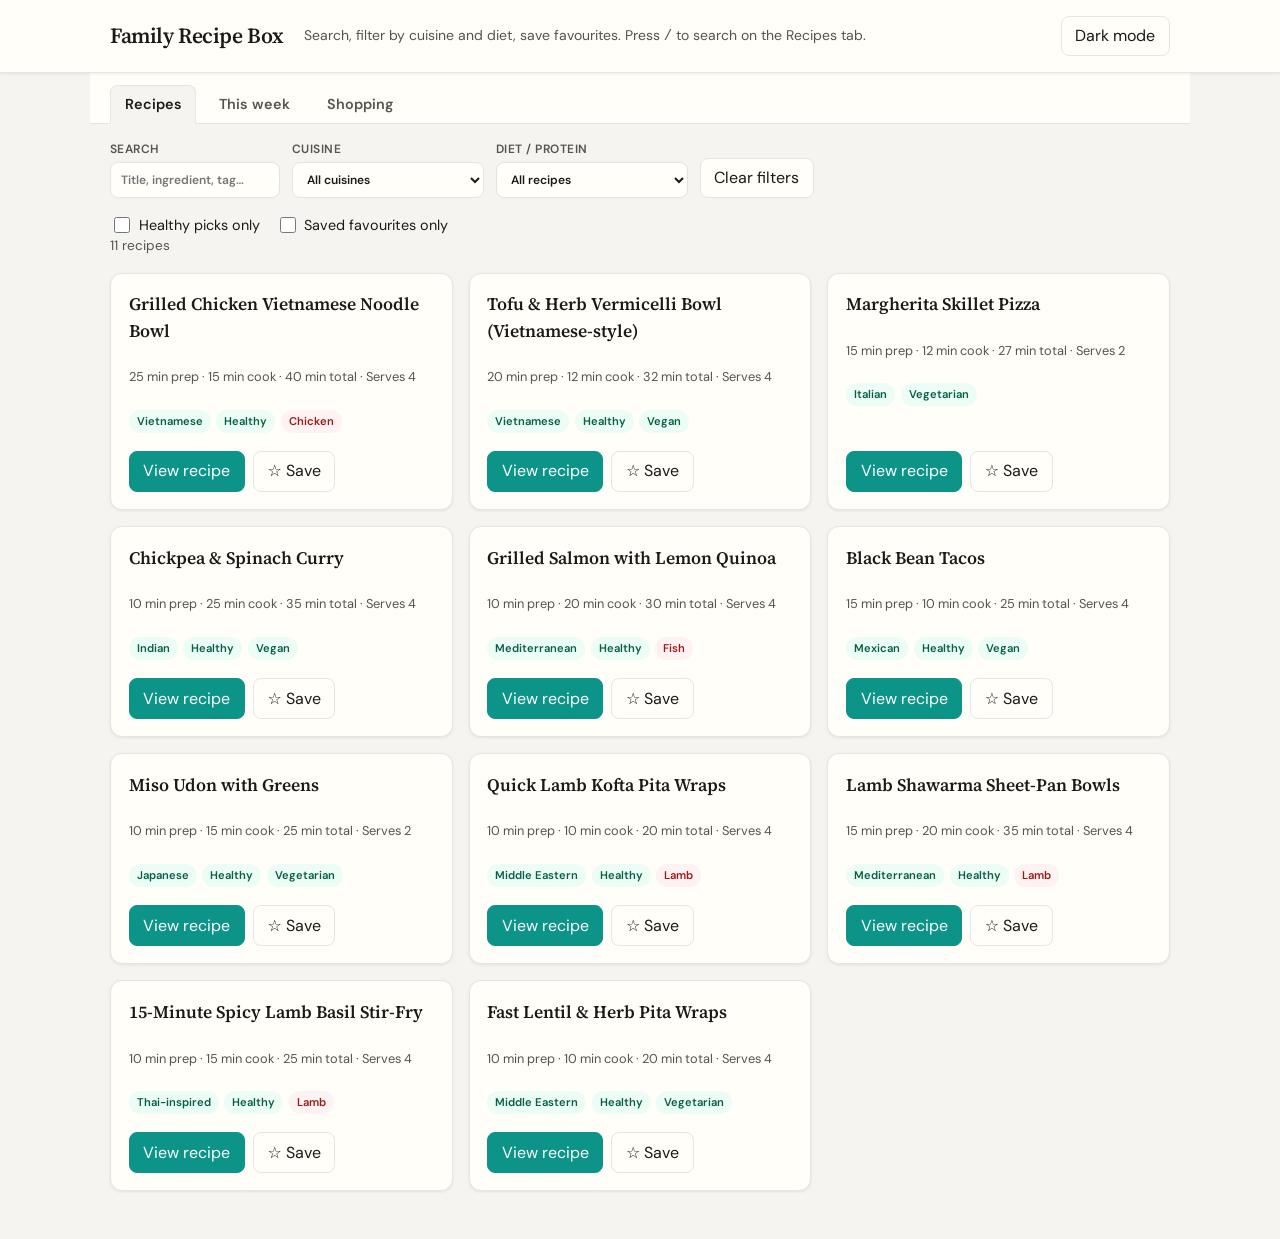
<file: index.html>
<!DOCTYPE html>
<html lang="en">
  <head>
    <meta charset="utf-8" />
    <meta name="viewport" content="width=device-width, initial-scale=1" />
    <meta name="description" content="Family recipe box with filters for cuisine, diet, and healthy meals." />
    <title>Family Recipe Box</title>
    <link rel="preconnect" href="https://fonts.googleapis.com" />
    <link rel="preconnect" href="https://fonts.gstatic.com" crossorigin />
    <link
      href="https://fonts.googleapis.com/css2?family=DM+Sans:ital,opsz,wght@0,9..40,400;0,9..40,600;1,9..40,400&family=Source+Serif+4:ital,opsz,wght@0,8..60,400;0,8..60,600;1,8..60,400&display=swap"
      rel="stylesheet"
    />
    <script>
      (function () {
        try {
          var t = localStorage.getItem("recipe-box-theme");
          if (t) document.documentElement.setAttribute("data-theme", t);
        } catch (e) {}
      })();
    </script>
    <link rel="stylesheet" href="css/styles.css" />
  </head>
  <body>
    <a class="skip-link" href="#main">Skip to recipes</a>
    <header class="site-header">
      <div class="site-header__inner">
        <h1 class="site-title">Family Recipe Box</h1>
        <p class="site-tagline">
          Search, filter by cuisine and diet, save favourites. Press <kbd>/</kbd> to search on the Recipes tab.
        </p>
        <button type="button" class="btn btn--ghost" id="theme-toggle" aria-pressed="false">Dark mode</button>
      </div>
    </header>

    <nav class="app-tabs" role="tablist" aria-label="Main sections">
      <button type="button" class="app-tabs__btn" role="tab" id="tab-btn-recipes" aria-selected="true" aria-controls="panel-recipes">
        Recipes
      </button>
      <button type="button" class="app-tabs__btn" role="tab" id="tab-btn-week" aria-selected="false" aria-controls="panel-week" tabindex="-1">
        This week
      </button>
      <button type="button" class="app-tabs__btn" role="tab" id="tab-btn-shop" aria-selected="false" aria-controls="panel-shop" tabindex="-1">
        Shopping
      </button>
    </nav>

    <div id="panel-recipes" class="tab-panel" role="tabpanel" aria-labelledby="tab-btn-recipes">
    <div class="toolbar" role="search" aria-label="Recipe filters">
      <div class="toolbar__row">
        <label class="field">
          Search
          <input type="search" id="search" placeholder="Title, ingredient, tag…" autocomplete="off" />
        </label>
        <label class="field">
          Cuisine
          <select id="cuisine" aria-label="Filter by cuisine">
            <option value="">All cuisines</option>
          </select>
        </label>
        <label class="field">
          Diet / protein
          <select id="diet" aria-label="Filter by diet or protein type">
            <option value="">All recipes</option>
            <optgroup label="Plant-based">
              <option value="vegan">Vegan only</option>
              <option value="veg">Vegetarian &amp; vegan</option>
            </optgroup>
            <optgroup label="Animal protein">
              <option value="chicken">Chicken</option>
              <option value="fish">Fish</option>
              <option value="lamb">Lamb</option>
              <option value="goat">Goat</option>
              <option value="pork">Pork</option>
              <option value="duck">Duck</option>
              <option value="shellfish">Shellfish</option>
              <option value="mixed">Mixed / other meat</option>
            </optgroup>
          </select>
        </label>
        <button type="button" class="btn" id="clear-filters">Clear filters</button>
      </div>
      <div class="toggle-group">
        <label class="toggle">
          <input type="checkbox" id="healthy-only" />
          Healthy picks only
        </label>
        <label class="toggle">
          <input type="checkbox" id="favorites-only" />
          Saved favourites only
        </label>
      </div>
    </div>

    <p class="meta-bar" id="result-count" aria-live="polite"></p>

    <main id="main">
      <div class="recipe-grid" id="recipe-grid"></div>
    </main>
    </div>

    <div
      id="panel-week"
      class="tab-panel"
      role="tabpanel"
      hidden
      aria-labelledby="tab-btn-week"
    >
      <div class="panel-inner">
        <h2 class="panel-title">Dinner plan (Mon–Sat)</h2>
        <p class="panel-lede" id="week-plan-intro"></p>
        <p class="meta-bar" id="week-range-label" aria-live="polite"></p>
        <div class="week-table-wrap" id="week-plan-table"></div>
      </div>
    </div>

    <div
      id="panel-shop"
      class="tab-panel"
      role="tabpanel"
      hidden
      aria-labelledby="tab-btn-shop"
    >
      <div class="panel-inner">
        <h2 class="panel-title">Week shopping list</h2>
        <p class="panel-lede" id="shop-intro"></p>
        <div class="shop-actions">
          <button type="button" class="btn" id="reset-shop">Reset checklist</button>
        </div>
        <div id="shopping-list-root"></div>
      </div>
    </div>

    <div
      class="modal-overlay"
      id="modal"
      role="dialog"
      aria-modal="true"
      aria-labelledby="modal-title"
      hidden
    >
      <div class="modal">
        <div class="modal__header">
          <h2 id="modal-title" class="modal__title"></h2>
          <button type="button" class="modal__close" id="modal-close" aria-label="Close recipe">×</button>
        </div>
        <div class="modal__body">
          <div class="servings-control">
            <label id="servings-label" for="servings-input">Portions</label>
            <input type="number" id="servings-input" min="1" max="24" step="1" value="4" />
            <span class="recipe-card__meta">Gram amounts scale with portions (approximate).</span>
          </div>
          <div id="modal-body"></div>
        </div>
        <div class="modal__footer">
          <button type="button" class="btn btn--primary" id="modal-print">Print this recipe</button>
        </div>
      </div>
    </div>

    <script src="data/recipes.js"></script>
    <script src="data/weekPlan.js"></script>
    <script src="js/app.js"></script>
  </body>
</html>
</file>
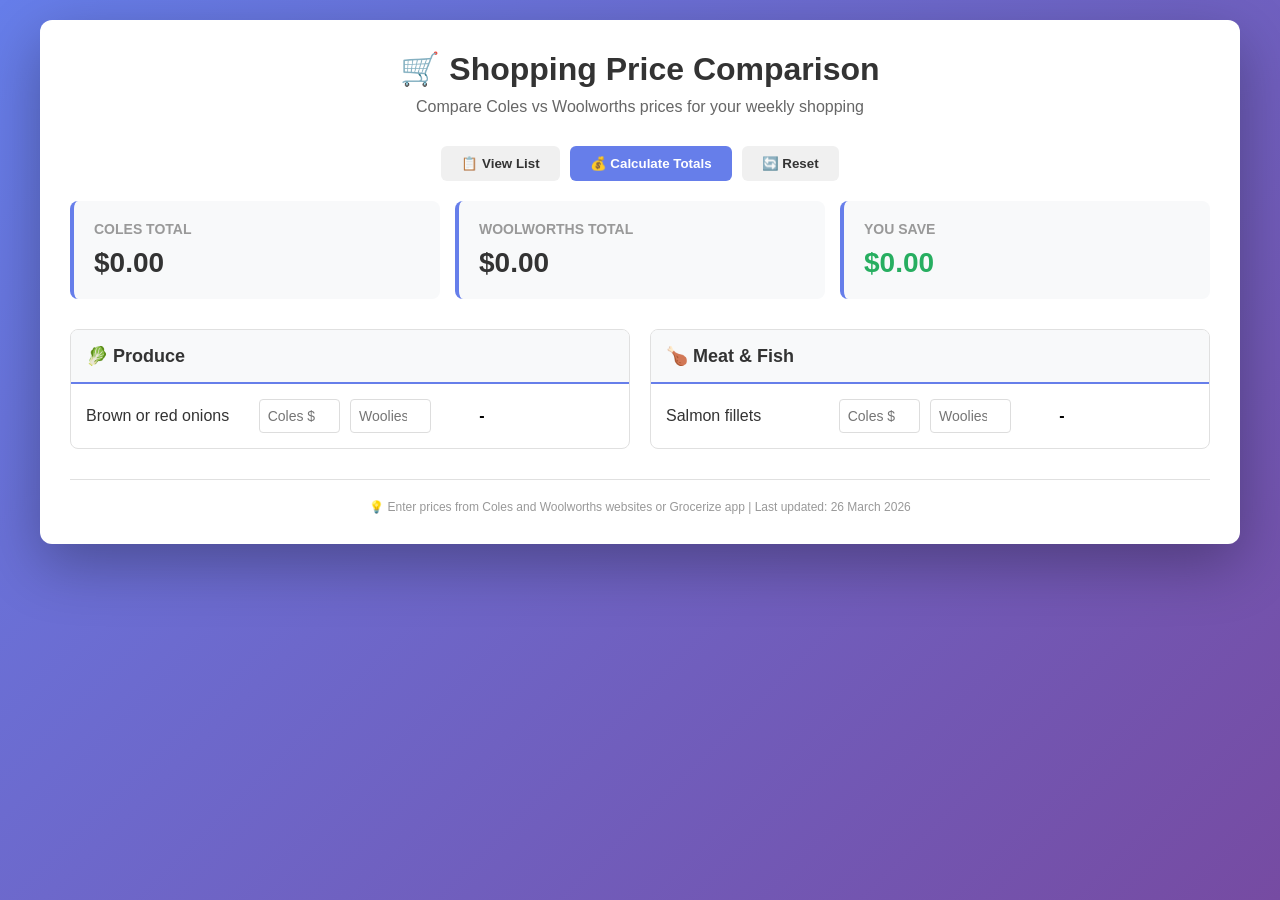
<file: shopping-compare.html>
<!DOCTYPE html><html lang="en"><head><meta charset="UTF-8"><meta name="viewport" content="width=device-width, initial-scale=1.0"><title>Shopping Price Comparison - Coles vs Woolworths</title><style>* { margin: 0; padding: 0; box-sizing: border-box; } body { font-family: -apple-system, BlinkMacSystemFont, 'Segoe UI', Roboto, sans-serif; background: linear-gradient(135deg, #667eea 0%, #764ba2 100%); min-height: 100vh; padding: 20px; } .container { max-width: 1200px; margin: 0 auto; background: white; border-radius: 12px; box-shadow: 0 20px 60px rgba(0,0,0,0.3); padding: 30px; } h1 { color: #333; margin-bottom: 10px; text-align: center; } .subtitle { text-align: center; color: #666; margin-bottom: 30px; } .controls { display: flex; gap: 10px; margin-bottom: 20px; justify-content: center; flex-wrap: wrap; } button { padding: 10px 20px; border: none; border-radius: 6px; cursor: pointer; font-weight: 600; transition: all 0.3s; } .btn-primary { background: #667eea; color: white; } .btn-primary:hover { background: #5568d3; } .btn-secondary { background: #f0f0f0; color: #333; } .btn-secondary:hover { background: #e0e0e0; } .summary { display: grid; grid-template-columns: repeat(auto-fit, minmax(200px, 1fr)); gap: 15px; margin-bottom: 30px; } .summary-card { background: #f8f9fa; padding: 20px; border-radius: 8px; border-left: 4px solid #667eea; } .summary-card h3 { font-size: 14px; color: #999; text-transform: uppercase; margin-bottom: 10px; } .summary-card .amount { font-size: 28px; font-weight: bold; color: #333; } .summary-card.savings .amount { color: #27ae60; } .categories { display: grid; grid-template-columns: repeat(auto-fit, minmax(300px, 1fr)); gap: 20px; } .category { border: 1px solid #e0e0e0; border-radius: 8px; overflow: hidden; } .category-header { background: #f8f9fa; padding: 15px; border-bottom: 2px solid #667eea; } .category-header h2 { font-size: 18px; color: #333; } .items-table { width: 100%; } .item-row { display: grid; grid-template-columns: 2fr 1fr 1fr 1fr 1fr; gap: 10px; padding: 15px; border-bottom: 1px solid #f0f0f0; align-items: center; } .item-row:last-child { border-bottom: none; } .item-name { font-weight: 500; color: #333; } .price-input { padding: 8px; border: 1px solid #ddd; border-radius: 4px; font-size: 14px; width: 100%; } .price-input:focus { outline: none; border-color: #667eea; box-shadow: 0 0 0 2px rgba(102, 126, 234, 0.1); } .difference { font-weight: bold; padding: 8px; border-radius: 4px; text-align: center; } .difference.coles { background: #e8f5e9; color: #27ae60; } .difference.woolworths { background: #fce4ec; color: #e91e63; } .difference.same { background: #f5f5f5; color: #999; } .footer { text-align: center; color: #999; font-size: 12px; margin-top: 30px; padding-top: 20px; border-top: 1px solid #e0e0e0; } @media (max-width: 768px) { .item-row { grid-template-columns: 1fr; } }</style></head><body><div class="container"><h1>🛒 Shopping Price Comparison</h1><p class="subtitle">Compare Coles vs Woolworths prices for your weekly shopping</p><div class="controls"><button class="btn-secondary" onclick="location.href='shopping-list.md'">📋 View List</button><button class="btn-primary" onclick="calculateTotals()">💰 Calculate Totals</button><button class="btn-secondary" onclick="resetPrices()">🔄 Reset</button></div><div class="summary"><div class="summary-card"><h3>Coles Total</h3><div class="amount" id="colesTotal">$0.00</div></div><div class="summary-card"><h3>Woolworths Total</h3><div class="amount" id="woolworthsTotal">$0.00</div></div><div class="summary-card savings"><h3>You Save</h3><div class="amount" id="savings">$0.00</div></div></div><div class="categories"><div class="category"><div class="category-header"><h2>🥬 Produce</h2></div><div class="items-table"><div class="item-row"><div class="item-name">Brown or red onions</div><input type="number" class="price-input" placeholder="Coles $" data-retailer="coles" step="0.01"><input type="number" class="price-input" placeholder="Woolies $" data-retailer="woolworths"><div class="difference">-</div></div></div></div><div class="category"><div class="category-header"><h2>🍗 Meat & Fish</h2></div><div class="items-table"><div class="item-row"><div class="item-name">Salmon fillets</div><input type="number" class="price-input" placeholder="Coles $" data-retailer="coles" step="0.01"><input type="number" class="price-input" placeholder="Woolies $" data-retailer="woolworths"><div class="difference">-</div></div></div></div></div><div class="footer">💡 Enter prices from Coles and Woolworths websites or Grocerize app | Last updated: 26 March 2026</div></div><script>function calculateTotals(){let colesTotal=0;let woolworthsTotal=0;document.querySelectorAll('.item-row').forEach(row=>{let colesInput=row.querySelector('[data-retailer="coles"]');let woolworthsInput=row.querySelector('[data-retailer="woolworths"]');let difference=row.querySelector('.difference');let colesPrice=parseFloat(colesInput.value)||0;let woolworthsPrice=parseFloat(woolworthsInput.value)||0;colesTotal+=colesPrice;woolworthsTotal+=woolworthsPrice;if(colesPrice>0&&woolworthsPrice>0){let diff=colesPrice-woolworthsPrice;if(diff<0){difference.textContent='Coles $'+(Math.abs(diff).toFixed(2));difference.className='difference coles';}else if(diff>0){difference.textContent='Woolies $'+(diff.toFixed(2));difference.className='difference woolworths';}else{difference.textContent='Same';difference.className='difference same';}}});document.getElementById('colesTotal').textContent='$'+colesTotal.toFixed(2);document.getElementById('woolworthsTotal').textContent='$'+woolworthsTotal.toFixed(2);let savings=Math.abs(woolworthsTotal-colesTotal);let cheaperRetailer=woolworthsTotal<colesTotal?'Woolworths':'Coles';document.getElementById('savings').textContent='$'+savings.toFixed(2)+' ('+cheaperRetailer+')';}function resetPrices(){document.querySelectorAll('.price-input').forEach(input=>{input.value='';});document.querySelectorAll('.difference').forEach(diff=>{diff.textContent='-';diff.className='difference';});document.getElementById('colesTotal').textContent='$0.00';document.getElementById('woolworthsTotal').textContent='$0.00';document.getElementById('savings').textContent='$0.00';}document.querySelectorAll('.price-input').addEventListener('change',calculateTotals);</script></body></html>
</file>
<file: css/styles.css>
:root {
  --bg: #f6f4f0;
  --surface: #fffef9;
  --text: #1c1917;
  --muted: #57534e;
  --accent: #0d9488;
  --accent-hover: #0f766e;
  --border: #e7e5e4;
  --chip: #ecfdf5;
  --chip-text: #065f46;
  --shadow: 0 1px 3px rgba(28, 25, 23, 0.08);
  --radius: 12px;
  --font: "Source Serif 4", "Georgia", serif;
  --font-ui: "DM Sans", system-ui, sans-serif;
}

[data-theme="dark"] {
  --bg: #1c1917;
  --surface: #292524;
  --text: #fafaf9;
  --muted: #a8a29e;
  --accent: #2dd4bf;
  --accent-hover: #5eead4;
  --border: #44403c;
  --chip: #134e4a;
  --chip-text: #99f6e4;
  --shadow: 0 1px 3px rgba(0, 0, 0, 0.35);
}

*,
*::before,
*::after {
  box-sizing: border-box;
}

html {
  font-size: 100%;
  scroll-behavior: smooth;
}

body {
  margin: 0;
  min-height: 100vh;
  font-family: var(--font-ui);
  background: var(--bg);
  color: var(--text);
  line-height: 1.5;
}

a {
  color: var(--accent);
}

a:hover {
  color: var(--accent-hover);
}

.skip-link {
  position: absolute;
  left: -9999px;
  top: 0;
  padding: 0.75rem 1rem;
  background: var(--accent);
  color: #fff;
  z-index: 100;
}

.skip-link:focus {
  left: 0.5rem;
  top: 0.5rem;
}

.site-header {
  background: var(--surface);
  border-bottom: 1px solid var(--border);
  box-shadow: var(--shadow);
  position: sticky;
  top: 0;
  z-index: 50;
}

.site-header__inner {
  max-width: 1100px;
  margin: 0 auto;
  padding: 1rem 1.25rem;
  display: flex;
  flex-wrap: wrap;
  align-items: center;
  gap: 0.75rem 1.25rem;
}

.site-title {
  margin: 0;
  font-family: var(--font);
  font-size: 1.35rem;
  font-weight: 600;
  letter-spacing: -0.02em;
}

.site-tagline {
  margin: 0;
  font-size: 0.875rem;
  color: var(--muted);
  flex: 1 1 100%;
}

.app-tabs {
  max-width: 1100px;
  margin: 0 auto;
  padding: 0.75rem 1.25rem 0;
  display: flex;
  flex-wrap: wrap;
  gap: 0.5rem;
  border-bottom: 1px solid var(--border);
  background: var(--surface);
}

.app-tabs__btn {
  font: inherit;
  cursor: pointer;
  border: 1px solid transparent;
  background: transparent;
  color: var(--muted);
  padding: 0.45rem 0.85rem;
  border-radius: 8px 8px 0 0;
  font-weight: 600;
  font-size: 0.9rem;
}

.app-tabs__btn:hover {
  color: var(--text);
  background: var(--bg);
}

.app-tabs__btn[aria-selected="true"] {
  color: var(--text);
  background: var(--bg);
  border-color: var(--border);
  border-bottom-color: var(--bg);
  margin-bottom: -1px;
}

.tab-panel[hidden] {
  display: none !important;
}

.panel-inner {
  max-width: 1100px;
  margin: 0 auto;
  padding: 1rem 1.25rem 3rem;
}

.panel-title {
  margin: 0 0 0.35rem;
  font-family: var(--font);
  font-size: 1.35rem;
}

.panel-lede {
  margin: 0 0 1rem;
  color: var(--muted);
  max-width: 52rem;
}

.week-table-wrap {
  overflow-x: auto;
}

.week-table {
  width: 100%;
  border-collapse: collapse;
  font-size: 0.9rem;
  background: var(--surface);
  border: 1px solid var(--border);
  border-radius: var(--radius);
  overflow: hidden;
  box-shadow: var(--shadow);
}

.week-table th,
.week-table td {
  padding: 0.65rem 0.75rem;
  text-align: left;
  vertical-align: top;
  border-bottom: 1px solid var(--border);
}

.week-table th {
  background: var(--bg);
  font-size: 0.75rem;
  text-transform: uppercase;
  letter-spacing: 0.04em;
  color: var(--muted);
}

.week-table tr:last-child td {
  border-bottom: none;
}

.week-table .day-name {
  font-weight: 600;
  white-space: nowrap;
}

.week-table .day-date {
  display: block;
  font-weight: 400;
  font-size: 0.8rem;
  color: var(--muted);
}

.week-cell-actions {
  display: flex;
  flex-wrap: wrap;
  gap: 0.35rem;
  align-items: center;
}

.week-cell-actions .btn {
  font-size: 0.8rem;
  padding: 0.25rem 0.5rem;
}

.week-tip {
  margin: 0.35rem 0 0;
  font-size: 0.8rem;
  color: var(--muted);
}

.shop-actions {
  margin-bottom: 1rem;
}

.shop-category {
  margin-bottom: 1.25rem;
}

.shop-category h3 {
  margin: 0 0 0.5rem;
  font-size: 0.8rem;
  text-transform: uppercase;
  letter-spacing: 0.04em;
  color: var(--muted);
}

.shop-list {
  list-style: none;
  margin: 0;
  padding: 0;
  background: var(--surface);
  border: 1px solid var(--border);
  border-radius: var(--radius);
  box-shadow: var(--shadow);
}

.shop-list li {
  display: flex;
  align-items: flex-start;
  gap: 0.65rem;
  padding: 0.55rem 0.75rem;
  border-bottom: 1px solid var(--border);
}

.shop-list li:last-child {
  border-bottom: none;
}

.shop-list label {
  cursor: pointer;
  flex: 1;
  display: flex;
  align-items: flex-start;
  gap: 0.65rem;
}

.shop-list input[type="checkbox"] {
  width: 1.1rem;
  height: 1.1rem;
  margin-top: 0.15rem;
  accent-color: var(--accent);
  flex-shrink: 0;
}

.shop-list input:checked + span {
  text-decoration: line-through;
  color: var(--muted);
}

@media (min-width: 640px) {
  .site-tagline {
    flex: 1 1 auto;
  }
}

.toolbar {
  max-width: 1100px;
  margin: 0 auto;
  padding: 1rem 1.25rem 0;
  display: flex;
  flex-direction: column;
  gap: 1rem;
}

.toolbar__row {
  display: flex;
  flex-wrap: wrap;
  gap: 0.75rem;
  align-items: flex-end;
}

label.field {
  display: flex;
  flex-direction: column;
  gap: 0.25rem;
  font-size: 0.75rem;
  font-weight: 600;
  text-transform: uppercase;
  letter-spacing: 0.04em;
  color: var(--muted);
}

input[type="search"],
select {
  font: inherit;
  padding: 0.5rem 0.65rem;
  border: 1px solid var(--border);
  border-radius: 8px;
  background: var(--surface);
  color: var(--text);
  min-width: 12rem;
}

input[type="search"] {
  min-width: min(100%, 16rem);
}

input[type="search"]:focus,
select:focus {
  outline: 2px solid var(--accent);
  outline-offset: 2px;
}

.toggle-group {
  display: flex;
  flex-wrap: wrap;
  gap: 0.5rem 1rem;
  align-items: center;
}

.toggle {
  display: inline-flex;
  align-items: center;
  gap: 0.35rem;
  font-size: 0.9rem;
  cursor: pointer;
  user-select: none;
}

.toggle input {
  width: 1rem;
  height: 1rem;
  accent-color: var(--accent);
}

.btn {
  font: inherit;
  cursor: pointer;
  border: 1px solid var(--border);
  background: var(--surface);
  color: var(--text);
  padding: 0.45rem 0.85rem;
  border-radius: 8px;
}

.btn:hover {
  border-color: var(--muted);
}

.btn--primary {
  background: var(--accent);
  border-color: var(--accent);
  color: #fff;
}

.btn--primary:hover {
  background: var(--accent-hover);
  border-color: var(--accent-hover);
  color: #1c1917;
}

.btn--ghost {
  background: transparent;
}

.meta-bar {
  font-size: 0.85rem;
  color: var(--muted);
  padding: 0 1.25rem 1rem;
  max-width: 1100px;
  margin: 0 auto;
}

main {
  max-width: 1100px;
  margin: 0 auto;
  padding: 0 1.25rem 3rem;
}

.recipe-grid {
  display: grid;
  gap: 1rem;
  grid-template-columns: 1fr;
}

@media (min-width: 560px) {
  .recipe-grid {
    grid-template-columns: repeat(2, 1fr);
  }
}

@media (min-width: 900px) {
  .recipe-grid {
    grid-template-columns: repeat(3, 1fr);
  }
}

.recipe-card {
  background: var(--surface);
  border: 1px solid var(--border);
  border-radius: var(--radius);
  padding: 1.1rem;
  box-shadow: var(--shadow);
  display: flex;
  flex-direction: column;
  gap: 0.65rem;
  text-align: left;
}

.recipe-card__title {
  margin: 0;
  font-family: var(--font);
  font-size: 1.1rem;
  font-weight: 600;
}

.recipe-card__meta {
  font-size: 0.8rem;
  color: var(--muted);
}

.chips {
  display: flex;
  flex-wrap: wrap;
  gap: 0.35rem;
}

.chip {
  font-size: 0.7rem;
  padding: 0.2rem 0.5rem;
  border-radius: 999px;
  background: var(--chip);
  color: var(--chip-text);
  font-weight: 600;
}

.chip--meat {
  background: #fef2f2;
  color: #991b1b;
}

[data-theme="dark"] .chip--meat {
  background: #450a0a;
  color: #fecaca;
}

.card-actions {
  margin-top: auto;
  display: flex;
  flex-wrap: wrap;
  gap: 0.5rem;
  padding-top: 0.5rem;
}

.empty-state {
  grid-column: 1 / -1;
  text-align: center;
  padding: 3rem 1rem;
  color: var(--muted);
}

.empty-state button {
  margin-top: 0.75rem;
}

/* Modal — [hidden] must win: .modal-overlay sets display:flex, which otherwise overrides the UA hidden rule */
.modal-overlay[hidden] {
  display: none !important;
}

.modal-overlay {
  position: fixed;
  inset: 0;
  background: rgba(28, 25, 23, 0.45);
  display: flex;
  align-items: flex-start;
  justify-content: center;
  padding: 1rem;
  z-index: 200;
  overflow-y: auto;
}

[data-theme="dark"] .modal-overlay {
  background: rgba(0, 0, 0, 0.65);
}

.modal {
  background: var(--surface);
  color: var(--text);
  border-radius: var(--radius);
  max-width: 640px;
  width: 100%;
  margin: 2rem auto;
  border: 1px solid var(--border);
  box-shadow: 0 25px 50px -12px rgba(0, 0, 0, 0.25);
}

.modal__header {
  padding: 1.25rem 1.25rem 0;
  display: flex;
  justify-content: space-between;
  align-items: flex-start;
  gap: 1rem;
}

.modal__title {
  margin: 0;
  font-family: var(--font);
  font-size: 1.5rem;
  line-height: 1.25;
}

.modal__close {
  flex-shrink: 0;
  width: 2.25rem;
  height: 2.25rem;
  border: none;
  background: var(--bg);
  border-radius: 8px;
  cursor: pointer;
  font-size: 1.25rem;
  line-height: 1;
  color: var(--muted);
}

.modal__close:hover {
  color: var(--text);
}

.modal__body {
  padding: 1rem 1.25rem 1.5rem;
}

.modal__note {
  background: var(--bg);
  border-left: 3px solid var(--accent);
  padding: 0.75rem 1rem;
  margin: 0 0 1rem;
  font-size: 0.9rem;
  border-radius: 0 8px 8px 0;
}

.servings-control {
  display: flex;
  align-items: center;
  gap: 0.5rem;
  margin-bottom: 1rem;
  flex-wrap: wrap;
}

.servings-control label {
  font-weight: 600;
  font-size: 0.9rem;
}

.servings-control input {
  width: 4rem;
  padding: 0.35rem 0.5rem;
  border: 1px solid var(--border);
  border-radius: 8px;
  background: var(--surface);
  color: var(--text);
  font: inherit;
}

.ingredient-section {
  margin-bottom: 1rem;
}

.ingredient-section h3 {
  margin: 0 0 0.35rem;
  font-size: 0.85rem;
  text-transform: uppercase;
  letter-spacing: 0.04em;
  color: var(--muted);
}

.ingredient-section ul {
  margin: 0;
  padding-left: 1.25rem;
}

.steps-list {
  margin: 0;
  padding-left: 1.25rem;
}

.steps-list li {
  margin-bottom: 0.5rem;
}

.modal__footer {
  padding: 0 1.25rem 1.25rem;
  display: flex;
  flex-wrap: wrap;
  gap: 0.5rem;
}

.visually-hidden {
  position: absolute;
  width: 1px;
  height: 1px;
  padding: 0;
  margin: -1px;
  overflow: hidden;
  clip: rect(0, 0, 0, 0);
  white-space: nowrap;
  border: 0;
}

@media print {
  body {
    background: #fff;
    color: #000;
  }

  .skip-link,
  .site-header,
  .toolbar,
  .meta-bar,
  .card-actions,
  .modal__close,
  .modal__footer {
    display: none !important;
  }

  /* Printing from the recipe dialog: only that recipe (class set in JS on beforeprint) */
  html.print-recipe-only body > *:not(#modal) {
    display: none !important;
  }

  html.print-recipe-only #modal {
    display: block !important;
    position: static !important;
    inset: auto !important;
    background: transparent !important;
    padding: 0 !important;
    overflow: visible !important;
    z-index: auto !important;
  }

  html.print-recipe-only #modal .modal {
    box-shadow: none;
    border: none;
    max-width: none;
    margin: 0;
  }

  /* Fallback when class is missing but modal is open: hide main grid (uses :has where supported) */
  body:has(#modal:not([hidden])) > main {
    display: none !important;
  }

  body:has(#modal:not([hidden])) > .site-header,
  body:has(#modal:not([hidden])) > .toolbar,
  body:has(#modal:not([hidden])) > .meta-bar,
  body:has(#modal:not([hidden])) > .skip-link {
    display: none !important;
  }

  body:has(#modal:not([hidden])) #modal {
    position: static !important;
    background: transparent !important;
    padding: 0 !important;
    display: block !important;
  }

  body:has(#modal:not([hidden])) #modal .modal {
    box-shadow: none;
    border: none;
    max-width: none;
    margin: 0;
  }

  html.print-week-only .skip-link,
  html.print-week-only .site-header,
  html.print-week-only .app-tabs,
  html.print-week-only #panel-recipes,
  html.print-week-only #panel-shop,
  html.print-week-only #modal {
    display: none !important;
  }

  html.print-week-only #panel-week {
    display: block !important;
  }

  html.print-shop-only .skip-link,
  html.print-shop-only .site-header,
  html.print-shop-only .app-tabs,
  html.print-shop-only #panel-recipes,
  html.print-shop-only #panel-week,
  html.print-shop-only #modal {
    display: none !important;
  }

  html.print-shop-only #panel-shop {
    display: block !important;
  }

  html.print-week-only .week-cell-actions {
    display: none !important;
  }

  html.print-shop-only .shop-actions {
    display: none !important;
  }
}
</file>
